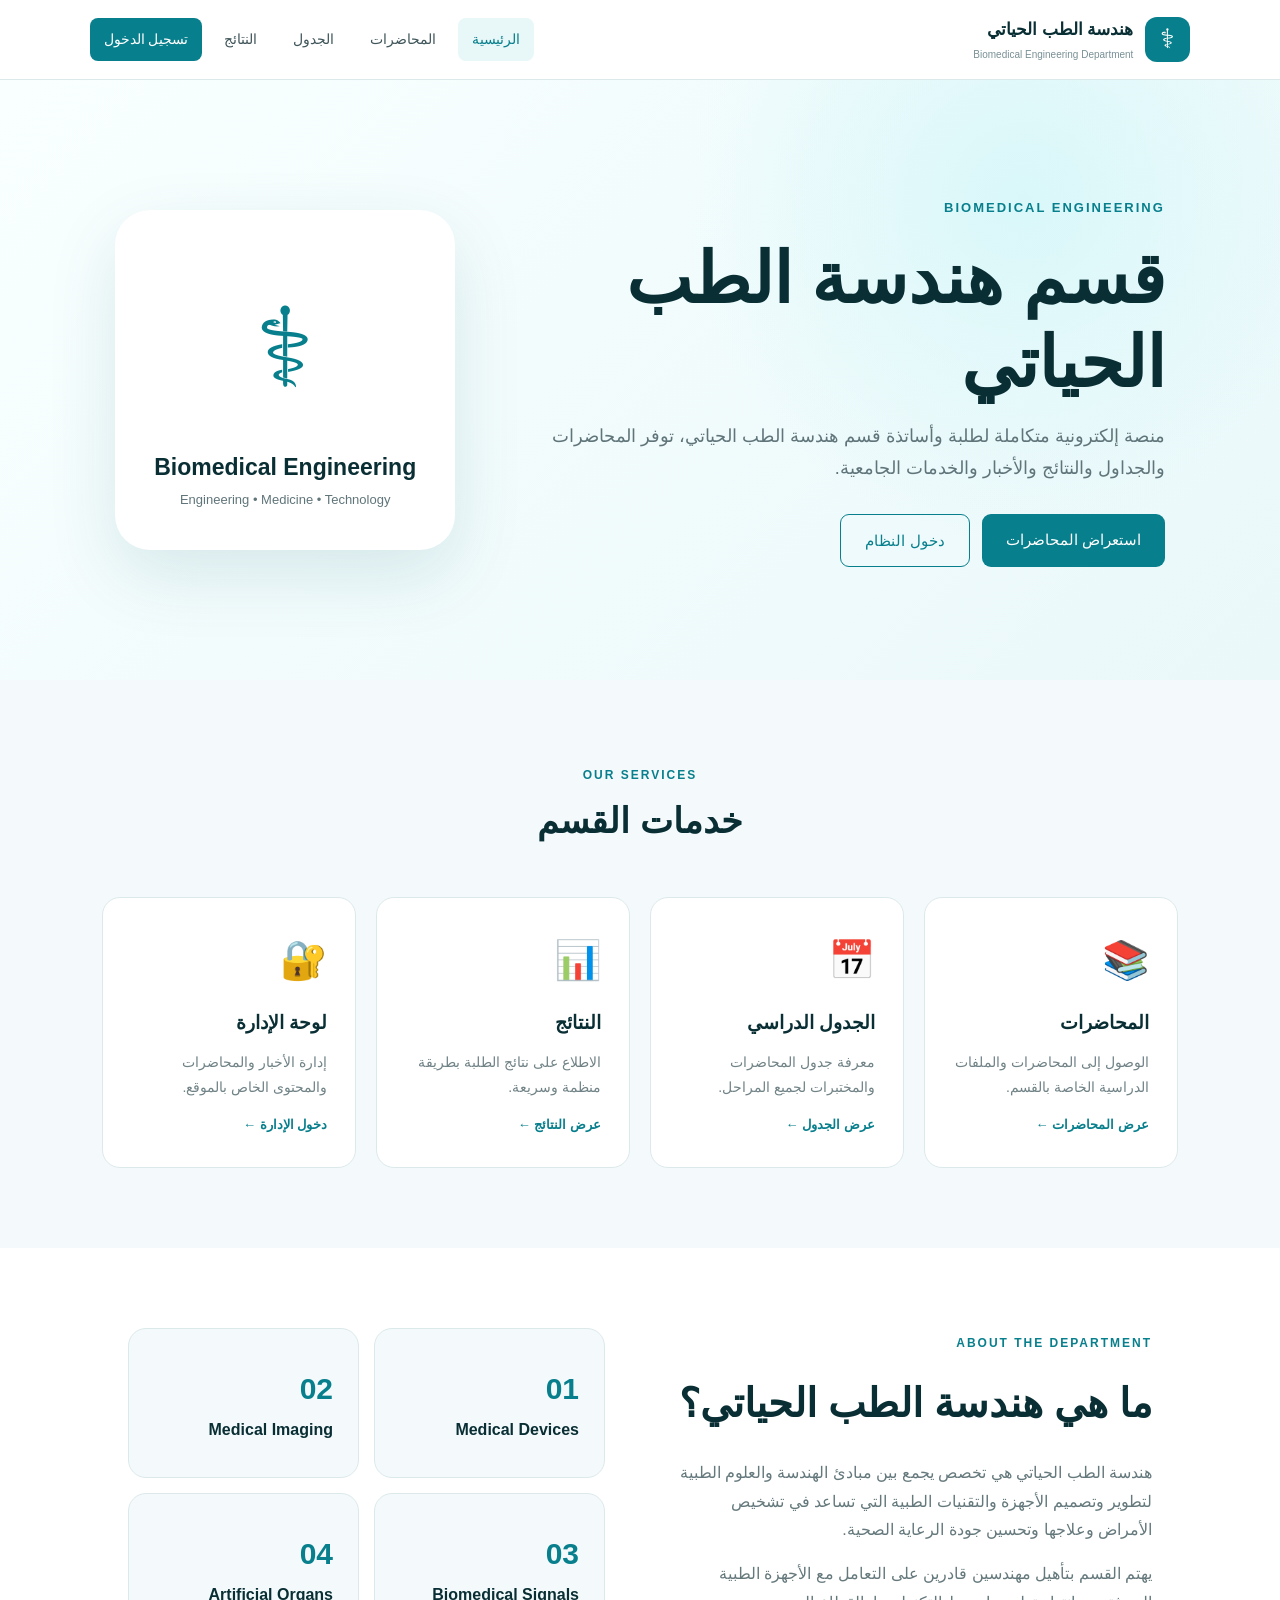
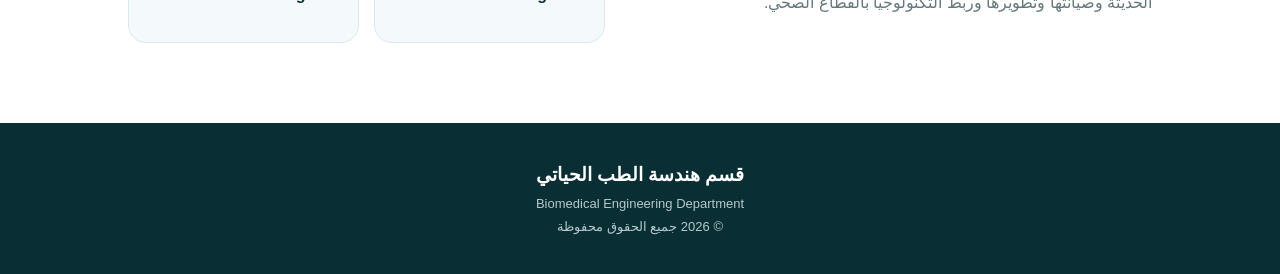
<file: index.html>
<!DOCTYPE html>
<html lang="ar" dir="rtl">
<head>
    <meta charset="UTF-8">
    <meta name="viewport" content="width=device-width, initial-scale=1.0">
    <title>قسم هندسة الطب الحياتي</title>
    <link rel="stylesheet" href="style.css">
</head>

<body>

<header>
    <div class="logo">
        <div class="logo-icon">⚕</div>
        <div>
            <h2>هندسة الطب الحياتي</h2>
            <span>Biomedical Engineering Department</span>
        </div>
    </div>

    <nav>
        <a href="index.html" class="active">الرئيسية</a>
        <a href="lectures.html">المحاضرات</a>
        <a href="schedule.html">الجدول</a>
        <a href="results.html">النتائج</a>
        <a href="login.html" class="login-btn">تسجيل الدخول</a>
    </nav>
</header>

<section class="hero">

    <div class="hero-content">
        <span class="badge">BIOMEDICAL ENGINEERING</span>

        <h1>
            قسم هندسة الطب الحياتي
        </h1>

        <p>
            منصة إلكترونية متكاملة لطلبة وأساتذة قسم هندسة الطب الحياتي،
            توفر المحاضرات والجداول والنتائج والأخبار والخدمات الجامعية.
        </p>

        <div class="hero-buttons">
            <a href="lectures.html" class="btn primary">استعراض المحاضرات</a>
            <a href="login.html" class="btn secondary">دخول النظام</a>
        </div>
    </div>

    <div class="hero-card">
        <div class="medical-symbol">⚕</div>
        <h3>Biomedical Engineering</h3>
        <p>Engineering • Medicine • Technology</p>
    </div>

</section>

<section class="section">

    <div class="section-title">
        <span>OUR SERVICES</span>
        <h2>خدمات القسم</h2>
    </div>

    <div class="cards">

        <div class="card">
            <div class="card-icon">📚</div>
            <h3>المحاضرات</h3>
            <p>الوصول إلى المحاضرات والملفات الدراسية الخاصة بالقسم.</p>
            <a href="lectures.html">عرض المحاضرات ←</a>
        </div>

        <div class="card">
            <div class="card-icon">📅</div>
            <h3>الجدول الدراسي</h3>
            <p>معرفة جدول المحاضرات والمختبرات لجميع المراحل.</p>
            <a href="schedule.html">عرض الجدول ←</a>
        </div>

        <div class="card">
            <div class="card-icon">📊</div>
            <h3>النتائج</h3>
            <p>الاطلاع على نتائج الطلبة بطريقة منظمة وسريعة.</p>
            <a href="results.html">عرض النتائج ←</a>
        </div>

        <div class="card">
            <div class="card-icon">🔐</div>
            <h3>لوحة الإدارة</h3>
            <p>إدارة الأخبار والمحاضرات والمحتوى الخاص بالموقع.</p>
            <a href="login.html">دخول الإدارة ←</a>
        </div>

    </div>

</section>

<section class="about">

    <div class="about-text">
        <span>ABOUT THE DEPARTMENT</span>
        <h2>ما هي هندسة الطب الحياتي؟</h2>

        <p>
            هندسة الطب الحياتي هي تخصص يجمع بين مبادئ الهندسة والعلوم الطبية
            لتطوير وتصميم الأجهزة والتقنيات الطبية التي تساعد في تشخيص
            الأمراض وعلاجها وتحسين جودة الرعاية الصحية.
        </p>

        <p>
            يهتم القسم بتأهيل مهندسين قادرين على التعامل مع الأجهزة الطبية
            الحديثة وصيانتها وتطويرها وربط التكنولوجيا بالقطاع الصحي.
        </p>
    </div>

    <div class="about-box">
        <div>
            <strong>01</strong>
            <span>Medical Devices</span>
        </div>

        <div>
            <strong>02</strong>
            <span>Medical Imaging</span>
        </div>

        <div>
            <strong>03</strong>
            <span>Biomedical Signals</span>
        </div>

        <div>
            <strong>04</strong>
            <span>Artificial Organs</span>
        </div>
    </div>

</section>

<footer>
    <h3>قسم هندسة الطب الحياتي</h3>
    <p>Biomedical Engineering Department</p>
    <p>© 2026 جميع الحقوق محفوظة</p>
</footer>

</body>
</html>
</file>
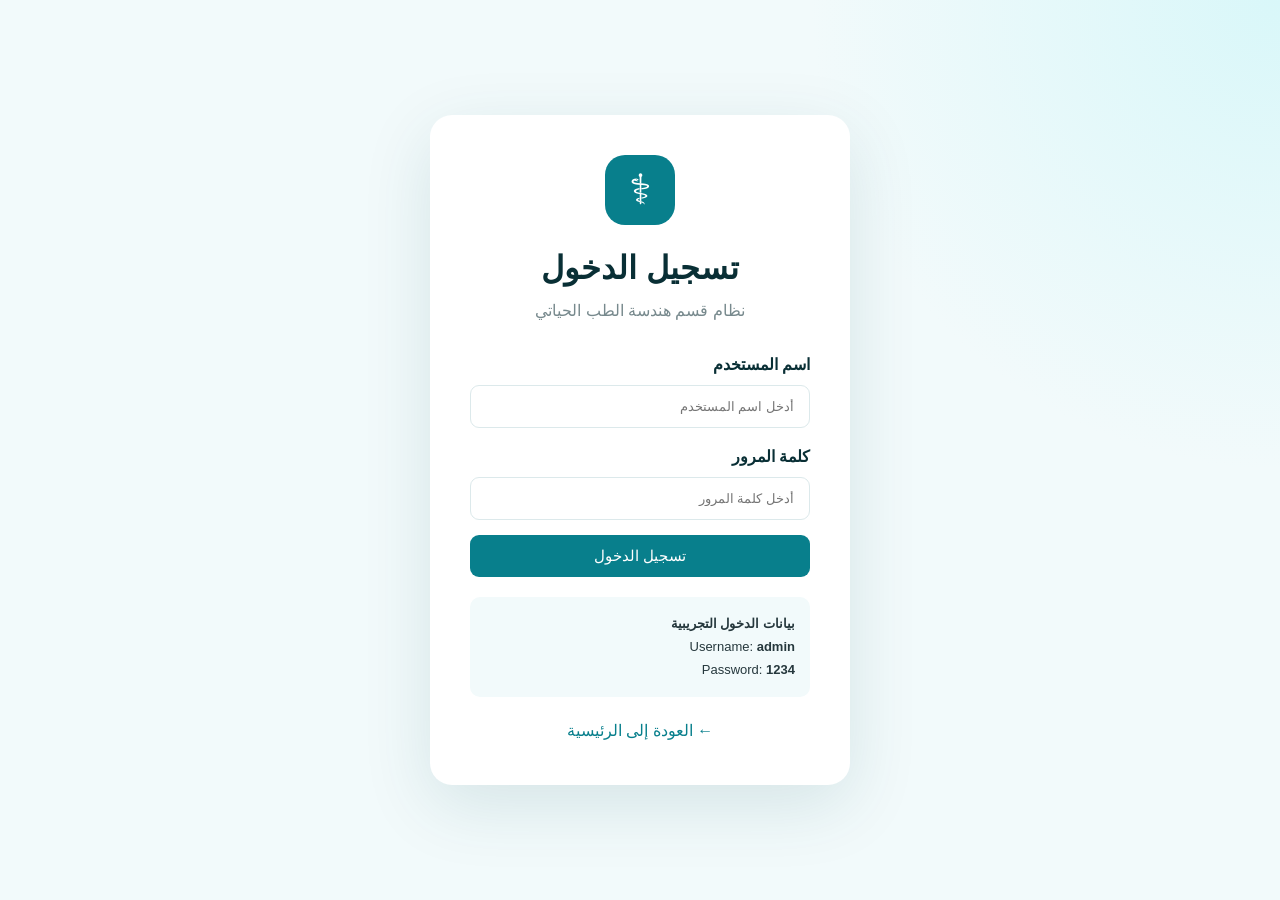
<file: admin.html>
<!DOCTYPE html>
<html lang="ar" dir="rtl">

<head>
    <meta charset="UTF-8">
    <meta name="viewport" content="width=device-width, initial-scale=1.0">
    <title>لوحة الإدارة</title>
    <link rel="stylesheet" href="style.css">
</head>

<body>

<script>

if (localStorage.getItem("adminLoggedIn") !== "true") {
    window.location.href = "login.html";
}

</script>

<header>

    <div class="logo">
        <div class="logo-icon">⚕</div>

        <div>
            <h2>لوحة الإدارة</h2>
            <span>Biomedical Engineering</span>
        </div>
    </div>

    <nav>
        <a href="index.html">الرئيسية</a>
        <a href="lectures.html">المحاضرات</a>
        <a href="schedule.html">الجدول</a>
        <a href="results.html">النتائج</a>
        <button onclick="logout()" class="logout-btn">
            تسجيل الخروج
        </button>
    </nav>

</header>

<main class="admin-container">

    <div class="admin-header">

        <div>
            <span>ADMIN PANEL</span>
            <h1>لوحة التحكم</h1>
            <p>إدارة محتوى قسم هندسة الطب الحياتي</p>
        </div>

        <div class="admin-user">
            👤 Admin
        </div>

    </div>

    <div class="stats">

        <div class="stat">
            <span>👨‍🎓</span>
            <h2>250</h2>
            <p>عدد الطلبة</p>
        </div>

        <div class="stat">
            <span>👨‍🏫</span>
            <h2>24</h2>
            <p>عدد التدريسيين</p>
        </div>

        <div class="stat">
            <span>📚</span>
            <h2 id="lectureCount">0</h2>
            <p>المحاضرات</p>
        </div>

        <div class="stat">
            <span>📰</span>
            <h2 id="newsCount">0</h2>
            <p>الأخبار</p>
        </div>

    </div>

    <section class="admin-section">

        <h2>إضافة خبر جديد</h2>

        <input
            type="text"
            id="newsTitle"
            placeholder="عنوان الخبر"
        >

        <textarea
            id="newsText"
            placeholder="محتوى الخبر"
        ></textarea>

        <button onclick="addNews()" class="btn primary">
            إضافة الخبر
        </button>

        <div id="newsList"></div>

    </section>

    <section class="admin-section">

        <h2>إضافة محاضرة</h2>

        <input
            type="text"
            id="lectureName"
            placeholder="اسم المحاضرة"
        >

        <input
            type="text"
            id="lectureTeacher"
            placeholder="اسم التدريسي"
        >

        <select id="lectureStage">

            <option value="المرحلة الأولى">
                المرحلة الأولى
            </option>

            <option value="المرحلة الثانية">
                المرحلة الثانية
            </option>

            <option value="المرحلة الثالثة">
                المرحلة الثالثة
            </option>

            <option value="المرحلة الرابعة">
                المرحلة الرابعة
            </option>

        </select>

        <button onclick="addLecture()" class="btn primary">
            إضافة المحاضرة
        </button>

        <div id="lectureList"></div>

    </section>

</main>

<script>

let news =
    JSON.parse(localStorage.getItem("news")) || [];

let lectures =
    JSON.parse(localStorage.getItem("lectures")) || [];

function updateCounts() {

    document.getElementById("newsCount").innerText =
        news.length;

    document.getElementById("lectureCount").innerText =
        lectures.length;
}

function addNews() {

    const title =
        document.getElementById("newsTitle").value.trim();

    const text =
        document.getElementById("newsText").value.trim();

    if (!title || !text) {
        alert("يرجى إدخال جميع البيانات");
        return;
    }

    news.push({
        title: title,
        text: text,
        date: new Date().toLocaleDateString("ar-IQ")
    });

    localStorage.setItem("news", JSON.stringify(news));

    document.getElementById("newsTitle").value = "";
    document.getElementById("newsText").value = "";

    displayNews();
    updateCounts();
}

function deleteNews(index) {

    news.splice(index, 1);

    localStorage.setItem(
        "news",
        JSON.stringify(news)
    );

    displayNews();
    updateCounts();
}

function displayNews() {

    const list =
        document.getElementById("newsList");

    list.innerHTML = "";

    news.forEach((item, index) => {

        list.innerHTML += `

        <div class="admin-item">

            <div>
                <h3>${item.title}</h3>
                <p>${item.text}</p>
                <small>${item.date}</small>
            </div>

            <button
                onclick="deleteNews(${index})"
                class="delete-btn">
                حذف
            </button>

        </div>

        `;

    });

}

function addLecture() {

    const name =
        document.getElementById("lectureName").value.trim();

    const teacher =
        document.getElementById("lectureTeacher").value.trim();

    const stage =
        document.getElementById("lectureStage").value;

    if (!name || !teacher) {
        alert("يرجى إدخال جميع البيانات");
        return;
    }

    lectures.push({
        name: name,
        teacher: teacher,
        stage: stage
    });

    localStorage.setItem(
        "lectures",
        JSON.stringify(lectures)
    );

    document.getElementById("lectureName").value = "";
    document.getElementById("lectureTeacher").value = "";

    displayLectures();
    updateCounts();
}

function deleteLecture(index) {

    lectures.splice(index, 1);

    localStorage.setItem(
        "lectures",
        JSON.stringify(lectures)
    );

    displayLectures();
    updateCounts();
}

function displayLectures() {

    const list =
        document.getElementById("lectureList");

    list.innerHTML = "";

    lectures.forEach((item, index) => {

        list.innerHTML += `

        <div class="admin-item">

            <div>
                <h3>${item.name}</h3>
                <p>التدريسي: ${item.teacher}</p>
                <small>${item.stage}</small>
            </div>

            <button
                onclick="deleteLecture(${index})"
                class="delete-btn">
                حذف
            </button>

        </div>

        `;

    });

}

function logout() {

    localStorage.removeItem("adminLoggedIn");

    window.location.href = "login.html";
}

displayNews();
displayLectures();
updateCounts();

</script>

</body>
</html>
</file>
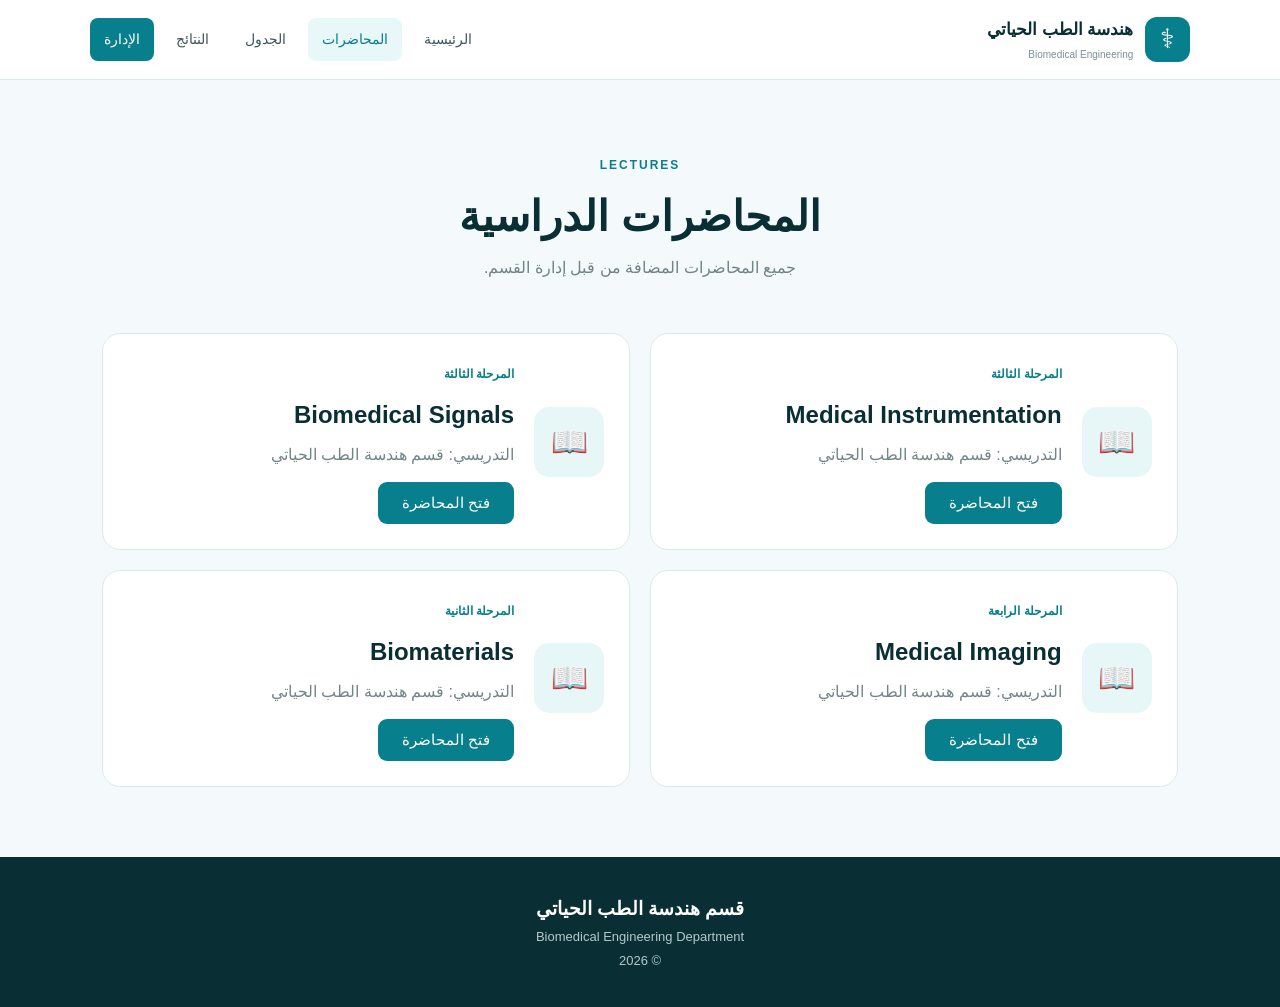
<file: lectures.html>
<!DOCTYPE html>
<html lang="ar" dir="rtl">

<head>
    <meta charset="UTF-8">
    <meta name="viewport" content="width=device-width, initial-scale=1.0">

    <title>المحاضرات</title>

    <link rel="stylesheet" href="style.css">
</head>

<body>

<header>

    <div class="logo">

        <div class="logo-icon">⚕</div>

        <div>
            <h2>هندسة الطب الحياتي</h2>
            <span>Biomedical Engineering</span>
        </div>

    </div>

    <nav>

        <a href="index.html">الرئيسية</a>
        <a href="lectures.html" class="active">المحاضرات</a>
        <a href="schedule.html">الجدول</a>
        <a href="results.html">النتائج</a>
        <a href="login.html" class="login-btn">الإدارة</a>

    </nav>

</header>

<main class="page-container">

    <div class="page-title">

        <span>LECTURES</span>

        <h1>المحاضرات الدراسية</h1>

        <p>
            جميع المحاضرات المضافة من قبل إدارة القسم.
        </p>

    </div>

    <div id="lectureContainer" class="lecture-grid"></div>

</main>

<footer>

    <h3>قسم هندسة الطب الحياتي</h3>

    <p>Biomedical Engineering Department</p>

    <p>© 2026</p>

</footer>

<script>

const defaultLectures = [

    {
        name: "Medical Instrumentation",
        teacher: "قسم هندسة الطب الحياتي",
        stage: "المرحلة الثالثة"
    },

    {
        name: "Biomedical Signals",
        teacher: "قسم هندسة الطب الحياتي",
        stage: "المرحلة الثالثة"
    },

    {
        name: "Medical Imaging",
        teacher: "قسم هندسة الطب الحياتي",
        stage: "المرحلة الرابعة"
    },

    {
        name: "Biomaterials",
        teacher: "قسم هندسة الطب الحياتي",
        stage: "المرحلة الثانية"
    }

];

let lectures =
    JSON.parse(localStorage.getItem("lectures"));

if (!lectures || lectures.length === 0) {
    lectures = defaultLectures;
}

const container =
    document.getElementById("lectureContainer");

lectures.forEach(function(item) {

    container.innerHTML += `

        <div class="lecture-card">

            <div class="lecture-icon">
                📖
            </div>

            <div>

                <span class="stage">
                    ${item.stage}
                </span>

                <h2>
                    ${item.name}
                </h2>

                <p>
                    التدريسي: ${item.teacher}
                </p>

                <button
                    class="btn primary"
                    onclick="downloadLecture('${item.name}')">

                    فتح المحاضرة

                </button>

            </div>

        </div>

    `;

});

function downloadLecture(name) {

    alert(
        "المحاضرة: " +
        name +
        "\n\nيمكن ربط هذا الزر لاحقاً بملف PDF."
    );

}

</script>

</body>
</html>
</file>
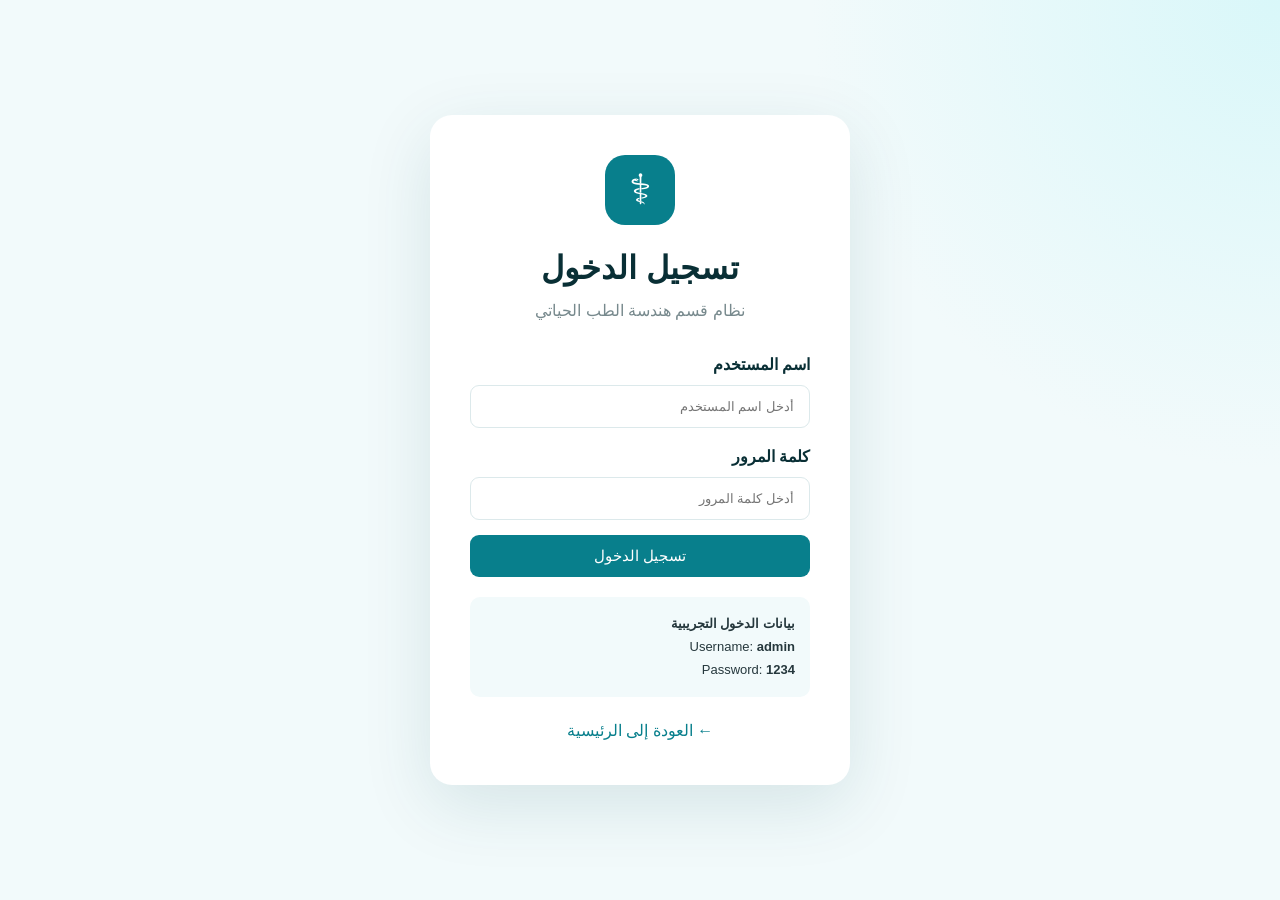
<file: login.html>
<!DOCTYPE html>
<html lang="ar" dir="rtl">

<head>
    <meta charset="UTF-8">
    <meta name="viewport" content="width=device-width, initial-scale=1.0">
    <title>تسجيل الدخول</title>
    <link rel="stylesheet" href="style.css">
</head>

<body class="login-page">

<div class="login-container">

    <div class="login-logo">
        ⚕
    </div>

    <h1>تسجيل الدخول</h1>

    <p>نظام قسم هندسة الطب الحياتي</p>

    <form id="loginForm">

        <label>اسم المستخدم</label>
        <input
            type="text"
            id="username"
            placeholder="أدخل اسم المستخدم"
            required
        >

        <label>كلمة المرور</label>
        <input
            type="password"
            id="password"
            placeholder="أدخل كلمة المرور"
            required
        >

        <button type="submit" class="btn primary full">
            تسجيل الدخول
        </button>

    </form>

    <div id="loginMessage"></div>

    <div class="demo-login">
        <strong>بيانات الدخول التجريبية</strong>
        <p>Username: <b>admin</b></p>
        <p>Password: <b>1234</b></p>
    </div>

    <a href="index.html" class="back-home">
        ← العودة إلى الرئيسية
    </a>

</div>

<script>

document.getElementById("loginForm").addEventListener("submit", function(e) {

    e.preventDefault();

    const username =
        document.getElementById("username").value.trim();

    const password =
        document.getElementById("password").value.trim();

    const message =
        document.getElementById("loginMessage");

    if (username === "admin" && password === "1234") {

        localStorage.setItem("adminLoggedIn", "true");

        message.innerHTML =
            '<div class="success">تم تسجيل الدخول بنجاح...</div>';

        setTimeout(function() {
            window.location.href = "admin.html";
        }, 700);

    } else {

        message.innerHTML =
            '<div class="error">اسم المستخدم أو كلمة المرور غير صحيحة.</div>';

    }

});

</script>

</body>
</html>
</file>
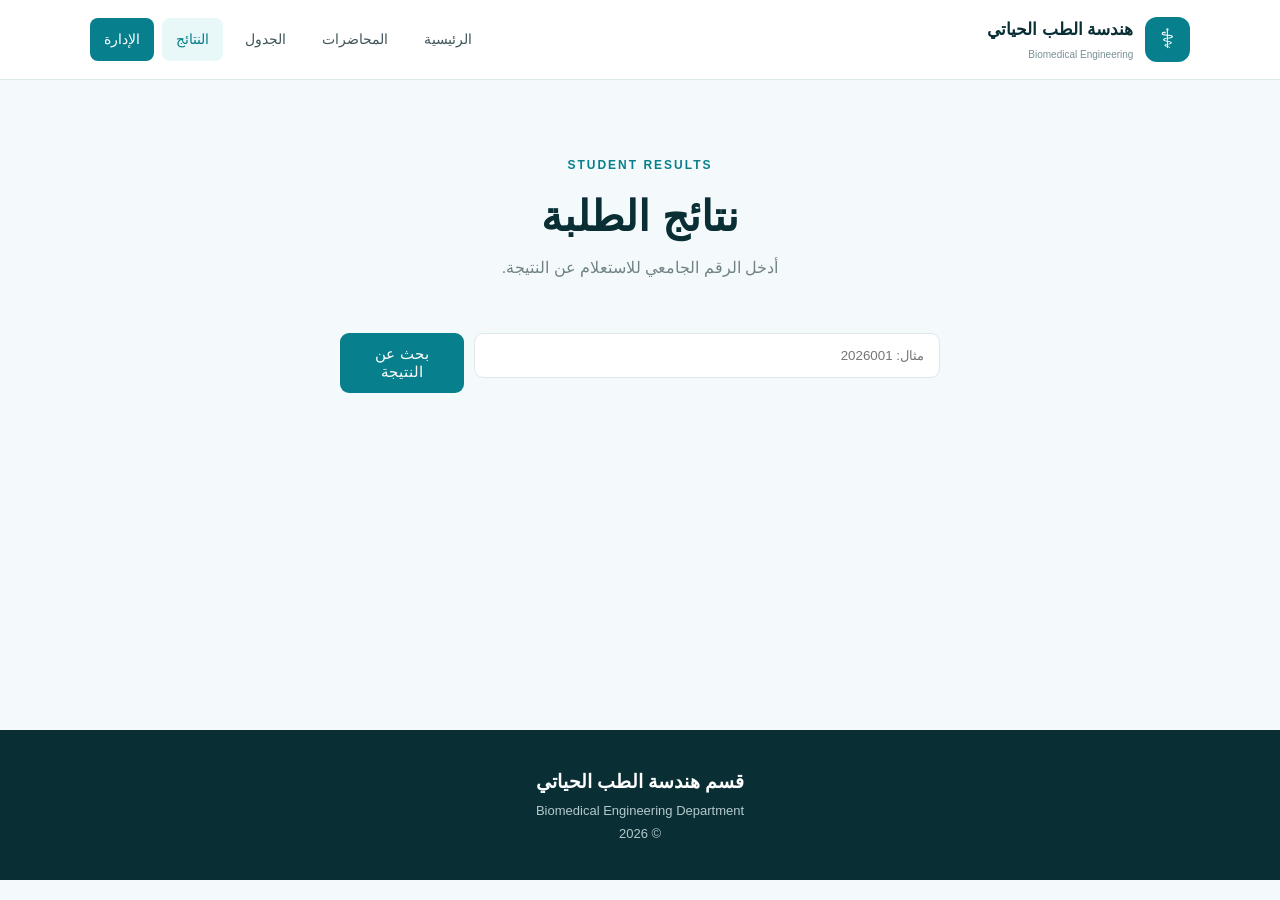
<file: results.html>
<!DOCTYPE html>
<html lang="ar" dir="rtl">

<head>

    <meta charset="UTF-8">

    <meta
        name="viewport"
        content="width=device-width, initial-scale=1.0">

    <title>نتائج الطلبة</title>

    <link rel="stylesheet" href="style.css">

</head>

<body>

<header>

    <div class="logo">

        <div class="logo-icon">
            ⚕
        </div>

        <div>

            <h2>
                هندسة الطب الحياتي
            </h2>

            <span>
                Biomedical Engineering
            </span>

        </div>

    </div>

    <nav>

        <a href="index.html">
            الرئيسية
        </a>

        <a href="lectures.html">
            المحاضرات
        </a>

        <a href="schedule.html">
            الجدول
        </a>

        <a href="results.html" class="active">
            النتائج
        </a>

        <a href="login.html" class="login-btn">
            الإدارة
        </a>

    </nav>

</header>

<main class="page-container">

    <div class="page-title">

        <span>STUDENT RESULTS</span>

        <h1>
            نتائج الطلبة
        </h1>

        <p>
            أدخل الرقم الجامعي للاستعلام عن النتيجة.
        </p>

    </div>

    <div class="result-search">

        <input
            type="text"
            id="studentId"
            placeholder="مثال: 2026001">

        <button
            onclick="searchResult()"
            class="btn primary">

            بحث عن النتيجة

        </button>

    </div>

    <div id="resultBox"></div>

</main>

<footer>

    <h3>
        قسم هندسة الطب الحياتي
    </h3>

    <p>
        Biomedical Engineering Department
    </p>

    <p>
        © 2026
    </p>

</footer>

<script>

const students = {

    "2026001": {

        name: "أحمد محمد علي",

        stage: "المرحلة الثالثة",

        average: "82.5",

        status: "ناجح"

    },

    "2026002": {

        name: "محمد علي حسن",

        stage: "المرحلة الثالثة",

        average: "76.8",

        status: "ناجح"

    },

    "2026003": {

        name: "حسين علي",

        stage: "المرحلة الرابعة",

        average: "88.2",

        status: "ناجح"

    }

};

function searchResult() {

    const id =
        document.getElementById("studentId").value.trim();

    const box =
        document.getElementById("resultBox");

    if (students[id]) {

        const student = students[id];

        box.innerHTML = `

            <div class="result-card">

                <div class="result-icon">
                    🎓
                </div>

                <h2>
                    ${student.name}
                </h2>

                <p>
                    الرقم الجامعي: ${id}
                </p>

                <p>
                    ${student.stage}
                </p>

                <div class="average">
                    ${student.average}%
                </div>

                <div class="result-success">
                    ${student.status}
                </div>

            </div>

        `;

    } else {

        box.innerHTML = `

            <div class="error result-error">

                لم يتم العثور على طالب بهذا الرقم.

            </div>

        `;

    }

}

</script>

</body>
</html>
</file>
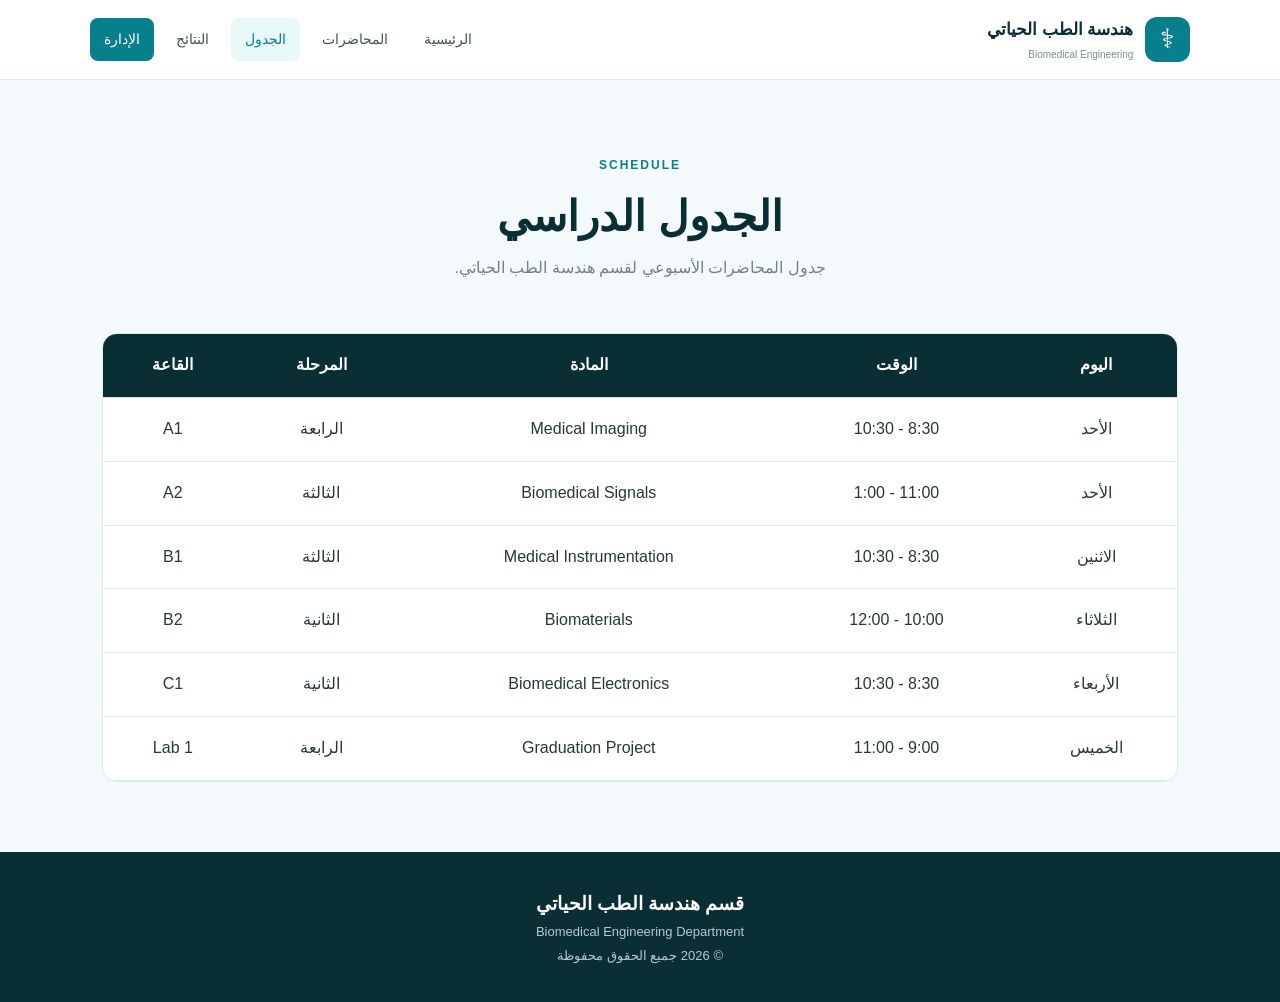
<file: schedule.html>
<!DOCTYPE html>
<html lang="ar" dir="rtl">

<head>

    <meta charset="UTF-8">

    <meta
        name="viewport"
        content="width=device-width, initial-scale=1.0">

    <title>الجدول الدراسي</title>

    <link rel="stylesheet" href="style.css">

</head>

<body>

<header>

    <div class="logo">

        <div class="logo-icon">⚕</div>

        <div>

            <h2>هندسة الطب الحياتي</h2>

            <span>
                Biomedical Engineering
            </span>

        </div>

    </div>

    <nav>

        <a href="index.html">الرئيسية</a>

        <a href="lectures.html">
            المحاضرات
        </a>

        <a href="schedule.html" class="active">
            الجدول
        </a>

        <a href="results.html">
            النتائج
        </a>

        <a href="login.html" class="login-btn">
            الإدارة
        </a>

    </nav>

</header>

<main class="page-container">

    <div class="page-title">

        <span>SCHEDULE</span>

        <h1>
            الجدول الدراسي
        </h1>

        <p>
            جدول المحاضرات الأسبوعي لقسم هندسة الطب الحياتي.
        </p>

    </div>

    <div class="table-container">

        <table>

            <thead>

                <tr>

                    <th>اليوم</th>

                    <th>الوقت</th>

                    <th>المادة</th>

                    <th>المرحلة</th>

                    <th>القاعة</th>

                </tr>

            </thead>

            <tbody>

                <tr>

                    <td>الأحد</td>
                    <td>8:30 - 10:30</td>
                    <td>Medical Imaging</td>
                    <td>الرابعة</td>
                    <td>A1</td>

                </tr>

                <tr>

                    <td>الأحد</td>
                    <td>11:00 - 1:00</td>
                    <td>Biomedical Signals</td>
                    <td>الثالثة</td>
                    <td>A2</td>

                </tr>

                <tr>

                    <td>الاثنين</td>
                    <td>8:30 - 10:30</td>
                    <td>Medical Instrumentation</td>
                    <td>الثالثة</td>
                    <td>B1</td>

                </tr>

                <tr>

                    <td>الثلاثاء</td>
                    <td>10:00 - 12:00</td>
                    <td>Biomaterials</td>
                    <td>الثانية</td>
                    <td>B2</td>

                </tr>

                <tr>

                    <td>الأربعاء</td>
                    <td>8:30 - 10:30</td>
                    <td>Biomedical Electronics</td>
                    <td>الثانية</td>
                    <td>C1</td>

                </tr>

                <tr>

                    <td>الخميس</td>
                    <td>9:00 - 11:00</td>
                    <td>Graduation Project</td>
                    <td>الرابعة</td>
                    <td>Lab 1</td>

                </tr>

            </tbody>

        </table>

    </div>

</main>

<footer>

    <h3>
        قسم هندسة الطب الحياتي
    </h3>

    <p>
        Biomedical Engineering Department
    </p>

    <p>
        © 2026 جميع الحقوق محفوظة
    </p>

</footer>

</body>
</html>
</file>
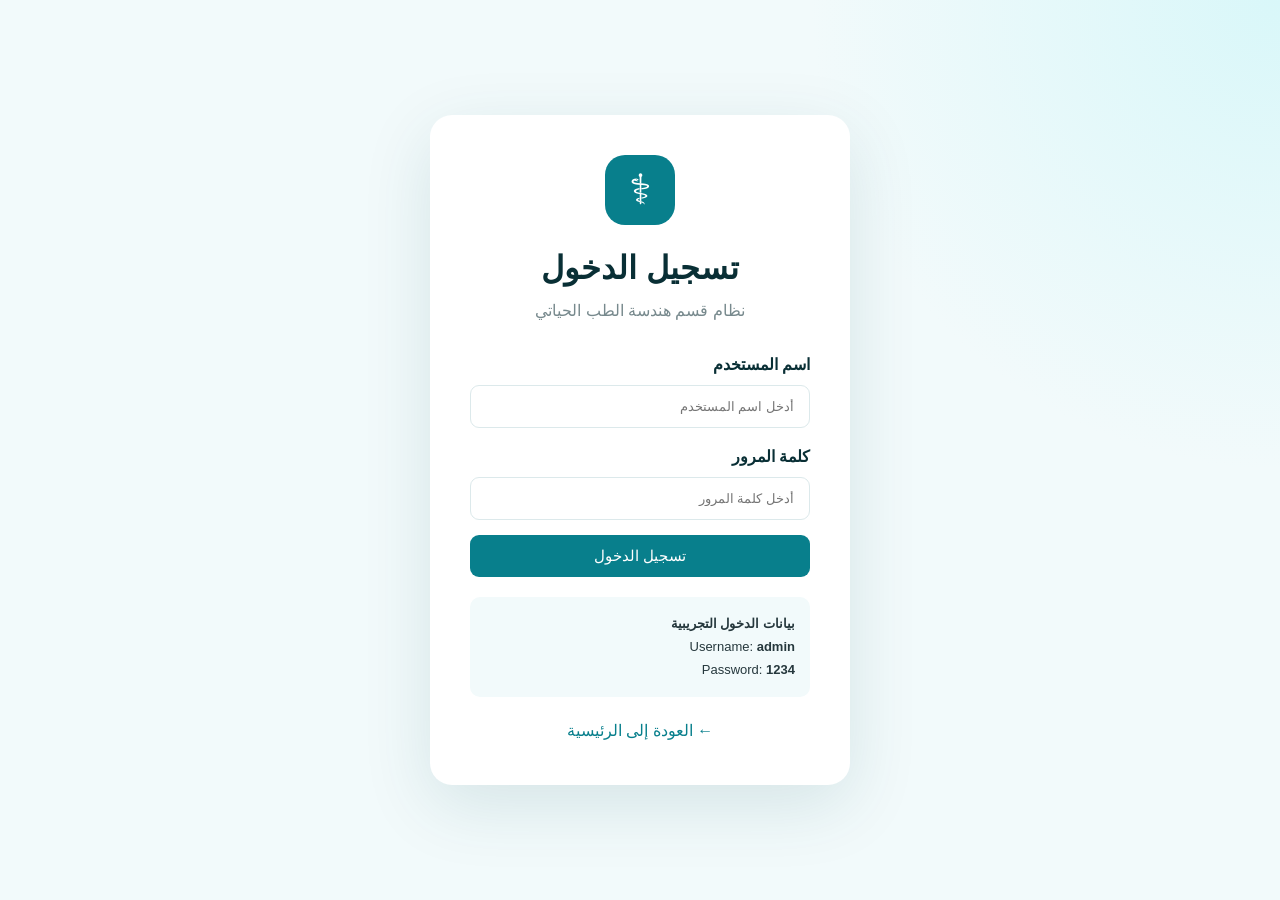
<file: student.html>
<!DOCTYPE html>
<html lang="ar" dir="rtl">

<head>

    <meta charset="UTF-8">

    <meta name="viewport"
          content="width=device-width, initial-scale=1.0">

    <title>بوابة الطالب</title>

    <link rel="stylesheet" href="style.css">

    <link rel="stylesheet"
          href="https://fonts.googleapis.com/css2?family=Cairo:wght@400;500;600;700;800&display=swap">

    <link rel="stylesheet"
          href="https://cdnjs.cloudflare.com/ajax/libs/font-awesome/6.5.2/css/all.min.css">

</head>


<body class="portal-body">


<header class="portal-navbar">

    <div class="container portal-nav-content">


        <a href="index.html" class="logo">

            <div class="logo-icon">
                <i class="fa-solid fa-heart-pulse"></i>
            </div>

            <div>

                <span>Biomedical</span>

                <strong>بوابة الطالب</strong>

            </div>

        </a>


        <div class="student-profile">

            <div class="profile-icon">
                <i class="fa-solid fa-user"></i>
            </div>

            <div>

                <strong id="studentName">
                    طالب هندسة الطب الحياتي
                </strong>

                <small>
                    الطالب
                </small>

            </div>

            <button id="logoutBtn" title="تسجيل الخروج">

                <i class="fa-solid fa-right-from-bracket"></i>

            </button>

        </div>

    </div>

</header>


<main class="portal-main">

    <div class="container">


        <div class="dashboard-heading">

            <div>

                <span>مرحباً بك 👋</span>

                <h1>
                    بوابة الطالب
                </h1>

                <p>
                    يمكنك من هنا الوصول إلى خدمات القسم التعليمية.
                </p>

            </div>

            <div class="date-box">

                <i class="fa-regular fa-calendar"></i>

                <span id="currentDate"></span>

            </div>

        </div>


        <!-- QUICK CARDS -->

        <div class="dashboard-cards">


            <div class="dashboard-card">

                <div class="dashboard-icon">
                    <i class="fa-solid fa-book-open"></i>
                </div>

                <div>

                    <span>المحاضرات</span>

                    <strong>24</strong>

                    <small>محاضرة متاحة</small>

                </div>

            </div>


            <div class="dashboard-card">

                <div class="dashboard-icon">
                    <i class="fa-solid fa-file-lines"></i>
                </div>

                <div>

                    <span>النتائج</span>

                    <strong>3.45</strong>

                    <small>المعدل التراكمي</small>

                </div>

            </div>


            <div class="dashboard-card">

                <div class="dashboard-icon">
                    <i class="fa-solid fa-calendar-days"></i>
                </div>

                <div>

                    <span>الجدول</span>

                    <strong>5</strong>

                    <small>مواد هذا الفصل</small>

                </div>

            </div>


            <div class="dashboard-card">

                <div class="dashboard-icon">
                    <i class="fa-solid fa-bell"></i>
                </div>

                <div>

                    <span>الإشعارات</span>

                    <strong>4</strong>

                    <small>إشعارات جديدة</small>

                </div>

            </div>


        </div>


        <!-- SERVICES -->

        <section class="portal-section">

            <div class="portal-title">

                <div>

                    <span>الخدمات الإلكترونية</span>

                    <h2>خدمات الطالب</h2>

                </div>

            </div>


            <div class="services-grid">


                <div class="service-card">

                    <div class="service-icon">
                        <i class="fa-solid fa-book"></i>
                    </div>

                    <h3>المحاضرات</h3>

                    <p>
                        الوصول إلى المحاضرات والملفات الدراسية.
                    </p>

                    <button onclick="showDemo('المحاضرات')">
                        فتح
                        <i class="fa-solid fa-arrow-left"></i>
                    </button>

                </div>


                <div class="service-card">

                    <div class="service-icon">
                        <i class="fa-solid fa-chart-line"></i>
                    </div>

                    <h3>النتائج</h3>

                    <p>
                        عرض درجات ونتائج المواد الدراسية.
                    </p>

                    <button onclick="showDemo('النتائج')">
                        عرض النتائج
                        <i class="fa-solid fa-arrow-left"></i>
                    </button>

                </div>


                <div class="service-card">

                    <div class="service-icon">
                        <i class="fa-solid fa-calendar"></i>
                    </div>

                    <h3>الجدول الدراسي</h3>

                    <p>
                        الاطلاع على جدول المحاضرات الأسبوعي.
                    </p>

                    <button onclick="showDemo('الجدول الدراسي')">
                        فتح الجدول
                        <i class="fa-solid fa-arrow-left"></i>
                    </button>

                </div>


                <div class="service-card">

                    <div class="service-icon">
                        <i class="fa-solid fa-bullhorn"></i>
                    </div>

                    <h3>الإعلانات</h3>

                    <p>
                        متابعة إعلانات القسم الجديدة.
                    </p>

                    <button onclick="showDemo('الإعلانات')">
                        عرض الإعلانات
                        <i class="fa-solid fa-arrow-left"></i>
                    </button>

                </div>


            </div>

        </section>


        <!-- SCHEDULE -->

        <section class="portal-section">

            <div class="portal-title">

                <div>

                    <span>هذا الأسبوع</span>

                    <h2>الجدول الدراسي</h2>

                </div>

            </div>


            <div class="table-wrapper">

                <table>

                    <thead>

                        <tr>

                            <th>اليوم</th>
                            <th>المادة</th>
                            <th>الوقت</th>
                            <th>المختبر / القاعة</th>

                        </tr>

                    </thead>


                    <tbody>

                        <tr>
                            <td>الأحد</td>
                            <td>الأجهزة الطبية</td>
                            <td>9:00 - 11:00</td>
                            <td>قاعة 1</td>
                        </tr>

                        <tr>
                            <td>الإثنين</td>
                            <td>الإشارات الحيوية</td>
                            <td>10:00 - 12:00</td>
                            <td>مختبر الإشارات</td>
                        </tr>

                        <tr>
                            <td>الثلاثاء</td>
                            <td>التصوير الطبي</td>
                            <td>9:00 - 11:00</td>
                            <td>قاعة 3</td>
                        </tr>

                        <tr>
                            <td>الأربعاء</td>
                            <td>البرمجة</td>
                            <td>11:00 - 13:00</td>
                            <td>مختبر الحاسوب</td>
                        </tr>

                        <tr>
                            <td>الخميس</td>
                            <td>الهندسة الحيوية</td>
                            <td>9:00 - 11:00</td>
                            <td>مختبر BME</td>
                        </tr>

                    </tbody>

                </table>

            </div>

        </section>


        <!-- NEWS -->

        <section class="portal-section">

            <div class="portal-title">

                <div>

                    <span>آخر المستجدات</span>

                    <h2>أخبار القسم</h2>

                </div>

            </div>

            <div id="studentNews" class="student-news-grid"></div>

        </section>

    </div>

</main>


<footer class="simple-footer">

    © 2026 قسم هندسة الطب الحياتي

</footer>


<script src="script.js"></script>

</body>

</html>
</file>
<file: style.css>
* {
    margin: 0;
    padding: 0;
    box-sizing: border-box;
}

:root {
    --primary: #087f8c;
    --secondary: #05a6b5;
    --dark: #092f35;
    --text: #26383d;
    --light: #f4fafb;
    --white: #ffffff;
    --border: #dce9eb;
    --danger: #dc3545;
    --success: #198754;
}

body {
    font-family: "Segoe UI", Tahoma, Arial, sans-serif;
    background: var(--light);
    color: var(--text);
    line-height: 1.8;
}

a {
    text-decoration: none;
    color: inherit;
}

header {
    height: 80px;
    background: white;
    display: flex;
    align-items: center;
    justify-content: space-between;
    padding: 0 7%;
    border-bottom: 1px solid var(--border);
    position: sticky;
    top: 0;
    z-index: 100;
}

.logo {
    display: flex;
    align-items: center;
    gap: 12px;
}

.logo-icon {
    width: 45px;
    height: 45px;
    background: var(--primary);
    color: white;
    border-radius: 12px;
    display: flex;
    justify-content: center;
    align-items: center;
    font-size: 27px;
}

.logo h2 {
    font-size: 17px;
    color: var(--dark);
}

.logo span {
    display: block;
    font-size: 10px;
    color: #789096;
}

nav {
    display: flex;
    align-items: center;
    gap: 8px;
}

nav a {
    padding: 9px 14px;
    border-radius: 8px;
    color: #40565b;
    font-size: 14px;
    transition: .3s;
}

nav a:hover,
nav a.active {
    background: #e8f7f8;
    color: var(--primary);
}

.login-btn {
    background: var(--primary) !important;
    color: white !important;
}

.hero {
    min-height: 600px;
    display: flex;
    align-items: center;
    justify-content: space-between;
    gap: 50px;
    padding: 70px 9%;
    background:
        radial-gradient(circle at 80% 20%, #d9f7f9, transparent 30%),
        linear-gradient(135deg, #f9ffff, #eaf8fa);
}

.hero-content {
    max-width: 650px;
}

.badge {
    color: var(--primary);
    font-weight: bold;
    font-size: 13px;
    letter-spacing: 2px;
}

.hero h1 {
    font-size: clamp(40px, 6vw, 70px);
    line-height: 1.2;
    color: var(--dark);
    margin: 15px 0;
}

.hero p {
    font-size: 18px;
    color: #60757a;
    max-width: 620px;
}

.hero-buttons {
    display: flex;
    gap: 12px;
    margin-top: 30px;
}

.btn {
    display: inline-block;
    border: none;
    cursor: pointer;
    padding: 12px 24px;
    border-radius: 9px;
    font-size: 15px;
    transition: .3s;
}

.primary {
    background: var(--primary);
    color: white;
}

.primary:hover {
    background: #056b76;
    transform: translateY(-2px);
}

.secondary {
    border: 1px solid var(--primary);
    color: var(--primary);
}

.hero-card {
    width: 340px;
    height: 340px;
    border-radius: 35px;
    background: white;
    box-shadow: 0 25px 70px rgba(0, 90, 100, .12);
    display: flex;
    flex-direction: column;
    align-items: center;
    justify-content: center;
    text-align: center;
}

.medical-symbol {
    font-size: 110px;
    color: var(--primary);
}

.hero-card h3 {
    color: var(--dark);
    font-size: 23px;
}

.hero-card p {
    font-size: 13px;
}

.section {
    padding: 80px 8%;
}

.section-title {
    text-align: center;
    margin-bottom: 45px;
}

.section-title span,
.page-title span,
.about-text > span {
    color: var(--primary);
    font-size: 12px;
    letter-spacing: 2px;
    font-weight: bold;
}

.section-title h2 {
    color: var(--dark);
    font-size: 35px;
}

.cards {
    display: grid;
    grid-template-columns: repeat(4, 1fr);
    gap: 20px;
}

.card {
    background: white;
    border: 1px solid var(--border);
    border-radius: 18px;
    padding: 28px;
    transition: .3s;
}

.card:hover {
    transform: translateY(-7px);
    box-shadow: 0 15px 35px rgba(0, 80, 90, .1);
}

.card-icon {
    font-size: 38px;
    margin-bottom: 12px;
}

.card h3 {
    color: var(--dark);
}

.card p {
    color: #718387;
    font-size: 14px;
    margin: 10px 0;
}

.card a {
    color: var(--primary);
    font-weight: bold;
    font-size: 13px;
}

.about {
    padding: 80px 10%;
    display: grid;
    grid-template-columns: 1fr 1fr;
    gap: 70px;
    background: white;
}

.about-text h2 {
    font-size: 40px;
    color: var(--dark);
    margin: 10px 0 20px;
}

.about-text p {
    color: #65797d;
    margin-bottom: 15px;
}

.about-box {
    display: grid;
    grid-template-columns: 1fr 1fr;
    gap: 15px;
}

.about-box div {
    min-height: 150px;
    background: var(--light);
    border: 1px solid var(--border);
    border-radius: 18px;
    padding: 25px;
    display: flex;
    flex-direction: column;
    justify-content: center;
}

.about-box strong {
    font-size: 30px;
    color: var(--primary);
}

.about-box span {
    color: var(--dark);
    font-weight: bold;
}

footer {
    background: var(--dark);
    color: white;
    text-align: center;
    padding: 35px;
}

footer p {
    color: #b5c9cc;
    font-size: 13px;
}

.page-container {
    min-height: 650px;
    padding: 70px 8%;
}

.page-title {
    text-align: center;
    margin-bottom: 50px;
}

.page-title h1 {
    color: var(--dark);
    font-size: 42px;
}

.page-title p {
    color: #718387;
}

.lecture-grid {
    display: grid;
    grid-template-columns: repeat(2, 1fr);
    gap: 20px;
}

.lecture-card {
    background: white;
    padding: 25px;
    border: 1px solid var(--border);
    border-radius: 18px;
    display: flex;
    gap: 20px;
    align-items: center;
}

.lecture-icon {
    width: 70px;
    height: 70px;
    background: #e7f7f8;
    color: var(--primary);
    border-radius: 15px;
    display: flex;
    align-items: center;
    justify-content: center;
    font-size: 30px;
}

.lecture-card h2 {
    color: var(--dark);
    margin: 5px 0;
}

.lecture-card p {
    color: #748589;
    margin-bottom: 12px;
}

.stage {
    color: var(--primary);
    font-size: 12px;
    font-weight: bold;
}

.table-container {
    overflow-x: auto;
    background: white;
    border-radius: 15px;
    border: 1px solid var(--border);
}

table {
    width: 100%;
    border-collapse: collapse;
}

th,
td {
    padding: 17px;
    text-align: center;
    border-bottom: 1px solid var(--border);
}

th {
    background: var(--dark);
    color: white;
}

tr:hover {
    background: #f3fafb;
}

.result-search {
    max-width: 600px;
    margin: auto;
    display: flex;
    gap: 10px;
}

input,
textarea,
select {
    width: 100%;
    padding: 13px 15px;
    border: 1px solid var(--border);
    border-radius: 9px;
    outline: none;
    font-family: inherit;
    margin-bottom: 15px;
}

input:focus,
textarea:focus,
select:focus {
    border-color: var(--primary);
}

.result-card {
    max-width: 500px;
    margin: 40px auto;
    padding: 35px;
    background: white;
    border-radius: 20px;
    text-align: center;
    box-shadow: 0 15px 40px rgba(0, 80, 90, .08);
}

.result-icon {
    font-size: 50px;
}

.result-card h2 {
    color: var(--dark);
}

.average {
    font-size: 45px;
    color: var(--primary);
    font-weight: bold;
    margin: 15px;
}

.result-success {
    background: #e8f7ef;
    color: var(--success);
    padding: 8px;
    border-radius: 8px;
}

.error {
    background: #ffe8eb;
    color: var(--danger);
    padding: 12px;
    border-radius: 8px;
    margin-top: 15px;
}

.success {
    background: #e8f7ef;
    color: var(--success);
    padding: 12px;
    border-radius: 8px;
    margin-top: 15px;
}

.login-page {
    min-height: 100vh;
    display: flex;
    justify-content: center;
    align-items: center;
    background:
        radial-gradient(circle at top right, #d9f7f9, transparent 30%),
        #f2fafb;
}

.login-container {
    width: 420px;
    max-width: 92%;
    background: white;
    padding: 40px;
    border-radius: 22px;
    box-shadow: 0 20px 70px rgba(0, 70, 80, .12);
}

.login-logo {
    width: 70px;
    height: 70px;
    margin: auto;
    border-radius: 20px;
    background: var(--primary);
    color: white;
    font-size: 42px;
    display: flex;
    align-items: center;
    justify-content: center;
}

.login-container h1 {
    text-align: center;
    color: var(--dark);
    margin-top: 15px;
}

.login-container > p {
    text-align: center;
    color: #77898d;
    margin-bottom: 25px;
}

.login-container label {
    display: block;
    margin-bottom: 5px;
    font-weight: bold;
    color: var(--dark);
}

.full {
    width: 100%;
}

.demo-login {
    background: #f2fafb;
    padding: 15px;
    border-radius: 10px;
    margin-top: 20px;
    font-size: 13px;
}

.back-home {
    display: block;
    text-align: center;
    color: var(--primary);
    margin-top: 20px;
}

.admin-container {
    padding: 50px 7%;
}

.admin-header {
    display: flex;
    justify-content: space-between;
    align-items: center;
    margin-bottom: 35px;
}

.admin-header span {
    color: var(--primary);
    font-size: 12px;
    font-weight: bold;
    letter-spacing: 2px;
}

.admin-header h1 {
    font-size: 40px;
    color: var(--dark);
}

.admin-user {
    background: white;
    padding: 12px 20px;
    border-radius: 10px;
    border: 1px solid var(--border);
}

.stats {
    display: grid;
    grid-template-columns: repeat(4, 1fr);
    gap: 18px;
    margin-bottom: 30px;
}

.stat {
    background: white;
    border: 1px solid var(--border);
    border-radius: 15px;
    padding: 25px;
}

.stat span {
    font-size: 30px;
}

.stat h2 {
    color: var(--dark);
    font-size: 30px;
}

.stat p {
    color: #78898d;
}

.admin-section {
    background: white;
    border: 1px solid var(--border);
    border-radius: 18px;
    padding: 30px;
    margin-bottom: 25px;
}

.admin-section h2 {
    color: var(--dark);
    margin-bottom: 20px;
}

textarea {
    min-height: 120px;
    resize: vertical;
}

.admin-item {
    display: flex;
    align-items: center;
    justify-content: space-between;
    border: 1px solid var(--border);
    padding: 18px;
    border-radius: 12px;
    margin-top: 15px;
}

.admin-item h3 {
    color: var(--dark);
}

.admin-item p {
    color: #738589;
}

.delete-btn {
    border: none;
    background: #ffe8eb;
    color: var(--danger);
    padding: 9px 15px;
    border-radius: 8px;
    cursor: pointer;
}

.logout-btn {
    border: none;
    background: #ffe8eb;
    color: var(--danger);
    padding: 9px 15px;
    border-radius: 8px;
    cursor: pointer;
}

@media(max-width: 900px) {

    header {
        height: auto;
        padding: 15px 5%;
        flex-direction: column;
        gap: 15px;
    }

    nav {
        flex-wrap: wrap;
        justify-content: center;
    }

    .hero {
        flex-direction: column;
        text-align: center;
    }

    .hero-buttons {
        justify-content: center;
    }

    .cards {
        grid-template-columns: repeat(2, 1fr);
    }

    .about {
        grid-template-columns: 1fr;
    }

    .stats {
        grid-template-columns: repeat(2, 1fr);
    }

}

@media(max-width: 600px) {

    .cards,
    .lecture-grid,
    .stats {
        grid-template-columns: 1fr;
    }

    .hero {
        padding: 50px 5%;
    }

    .hero-card {
        width: 280px;
        height: 280px;
    }

    .about-box {
        grid-template-columns: 1fr;
    }

    .result-search {
        flex-direction: column;
    }

    .admin-header {
        flex-direction: column;
        align-items: flex-start;
        gap: 15px;
    }

    .admin-item {
        flex-direction: column;
        align-items: flex-start;
        gap: 15px;
    }

}
</file>
